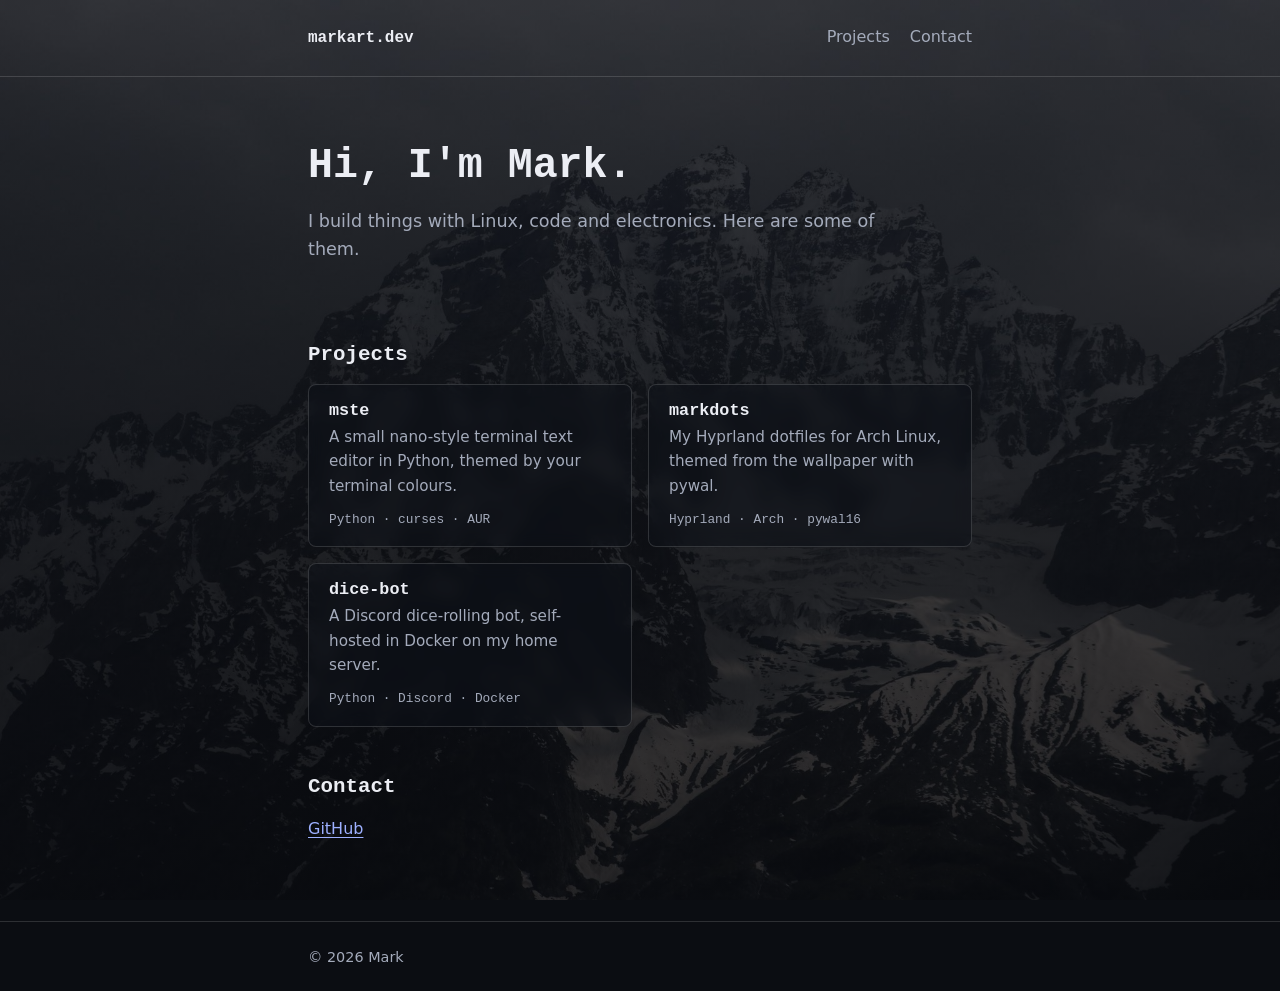
<file: index.html>
<!doctype html>
<html lang="en">
<head>
  <meta charset="utf-8">
  <meta name="viewport" content="width=device-width, initial-scale=1">
  <title>Mark · markart.dev</title>
  <meta name="description" content="Mark's projects: Linux, software and electronics.">
  <link rel="icon" href="favicon.ico" sizes="any">
  <link rel="icon" type="image/png" sizes="32x32" href="favicon-32.png">
  <link rel="apple-touch-icon" href="apple-touch-icon.png">
  <style>
    /* ---------- Colour tokens: change these and the whole site restyles ---------- */
    :root {
      color-scheme: dark;

      --bg: #0b0d12;                      /* shows while the image loads */
      --surface: rgba(14, 17, 24, 0.55);  /* translucent panels over the photo */
      --text: #eceef4;
      --muted: #a4abbb;
      --border: rgba(255, 255, 255, 0.14);
      --accent: #9db0ff;

      --font-body: system-ui, -apple-system, "Segoe UI", Roboto, sans-serif;
      --font-mono: ui-monospace, "JetBrains Mono", "Fira Code", Consolas, monospace;

      --space: 1rem;
      --radius: 8px;
      --max-width: 44rem;
    }

    /* ---------- Base ---------- */
    *, *::before, *::after { box-sizing: border-box; }

    body {
      margin: 0;
      min-height: 100vh;
      background-color: var(--bg);
      /* dark gradient on top keeps text readable; image underneath */
      background-image:
        linear-gradient(to bottom, rgba(8, 10, 15, 0.55), rgba(8, 10, 15, 0.8)),
        url("wallpaper.jpg");
      background-size: cover;
      background-position: center bottom;
      background-attachment: fixed;
      color: var(--text);
      font-family: var(--font-body);
      line-height: 1.6;
    }

    .wrap {
      max-width: var(--max-width);
      margin: 0 auto;
      padding: 0 calc(var(--space) * 1.25);
    }

    h1, h2, h3 { line-height: 1.2; font-family: var(--font-mono); font-weight: 600; }
    h1 { font-size: clamp(1.8rem, 5vw, 2.6rem); margin: 0 0 var(--space); }
    h2 { font-size: 1.3rem; margin: 3rem 0 var(--space); }
    h3 { font-size: 1.05rem; margin: 0 0 0.25rem; }
    p  { margin: 0 0 var(--space); }

    a { color: var(--accent); text-underline-offset: 3px; }
    a:focus-visible { outline: 2px solid var(--accent); outline-offset: 3px; border-radius: 2px; }

    /* ---------- Layout pieces ---------- */
    .site-header { padding: calc(var(--space) * 1.5) 0; border-bottom: 1px solid var(--border); }
    .site-header .wrap { display: flex; justify-content: space-between; align-items: baseline; gap: var(--space); }
    .logo { font-family: var(--font-mono); font-weight: 700; color: var(--text); text-decoration: none; }

    nav ul { display: flex; gap: calc(var(--space) * 1.25); list-style: none; margin: 0; padding: 0; }
    nav a { color: var(--muted); text-decoration: none; }
    nav a:hover { color: var(--text); }

    .hero { padding: 4rem 0 1rem; }
    .hero p { color: var(--muted); font-size: 1.1rem; max-width: 36rem; }

    /* ---------- Project grid ---------- */
    .projects {
      display: grid;
      gap: var(--space);
      grid-template-columns: repeat(auto-fill, minmax(16rem, 1fr));
      list-style: none;
      padding: 0;
      margin: 0;
    }

    .card {
      display: block;
      height: 100%;
      padding: var(--space) calc(var(--space) * 1.25);
      background: var(--surface);
      -webkit-backdrop-filter: blur(8px);
      backdrop-filter: blur(8px);
      border: 1px solid var(--border);
      border-radius: var(--radius);
      color: var(--text);
      text-decoration: none;
      transition: border-color 0.15s;
    }
    .card:hover, .card:focus-visible { border-color: var(--accent); }
    .card p { margin: 0; color: var(--muted); font-size: 0.95rem; }
    .tags { margin-top: 0.75rem !important; font-family: var(--font-mono); font-size: 0.8rem !important; }

    /* ---------- Footer ---------- */
    .site-footer {
      margin-top: 5rem;
      padding: calc(var(--space) * 1.5) 0;
      border-top: 1px solid var(--border);
      color: var(--muted);
      font-size: 0.9rem;
    }

    @media (prefers-reduced-motion: reduce) { * { transition: none !important; } }
  </style>
</head>
<body>

  <header class="site-header">
    <div class="wrap">
      <a class="logo" href="/">markart.dev</a>
      <nav aria-label="Main">
        <ul>
          <li><a href="#projects">Projects</a></li>
          <li><a href="#contact">Contact</a></li>
        </ul>
      </nav>
    </div>
  </header>

  <main class="wrap">

    <section class="hero">
      <h1>Hi, I'm Mark.</h1>
      <p>I build things with Linux, code and electronics. Here are some of them.</p>
    </section>

    <section id="projects" aria-labelledby="projects-heading">
      <h2 id="projects-heading">Projects</h2>
      <ul class="projects">

        <!-- Copy this <li> block for each project -->
        <li>
          <a class="card" href="mste.html">
            <h3>mste</h3>
            <p>A small nano-style terminal text editor in Python, themed by your terminal colours.</p>
            <p class="tags">Python · curses · AUR</p>
          </a>
        </li>

        <li>
          <a class="card" href="markdots.html">
            <h3>markdots</h3>
            <p>My Hyprland dotfiles for Arch Linux, themed from the wallpaper with pywal.</p>
            <p class="tags">Hyprland · Arch · pywal16</p>
          </a>
        </li>

        <li>
          <a class="card" href="dice-bot.html">
            <h3>dice-bot</h3>
            <p>A Discord dice-rolling bot, self-hosted in Docker on my home server.</p>
            <p class="tags">Python · Discord · Docker</p>
          </a>
        </li>

      </ul>
    </section>

    <section id="contact" aria-labelledby="contact-heading">
      <h2 id="contact-heading">Contact</h2>
      <p>
        <a href="https://github.com/markart25">GitHub</a>
        <!-- add YouTube / TikTok / email links here -->
      </p>
    </section>

  </main>

  <footer class="site-footer">
    <div class="wrap">© 2026 Mark</div>
  </footer>

</body>
</html>
</file>
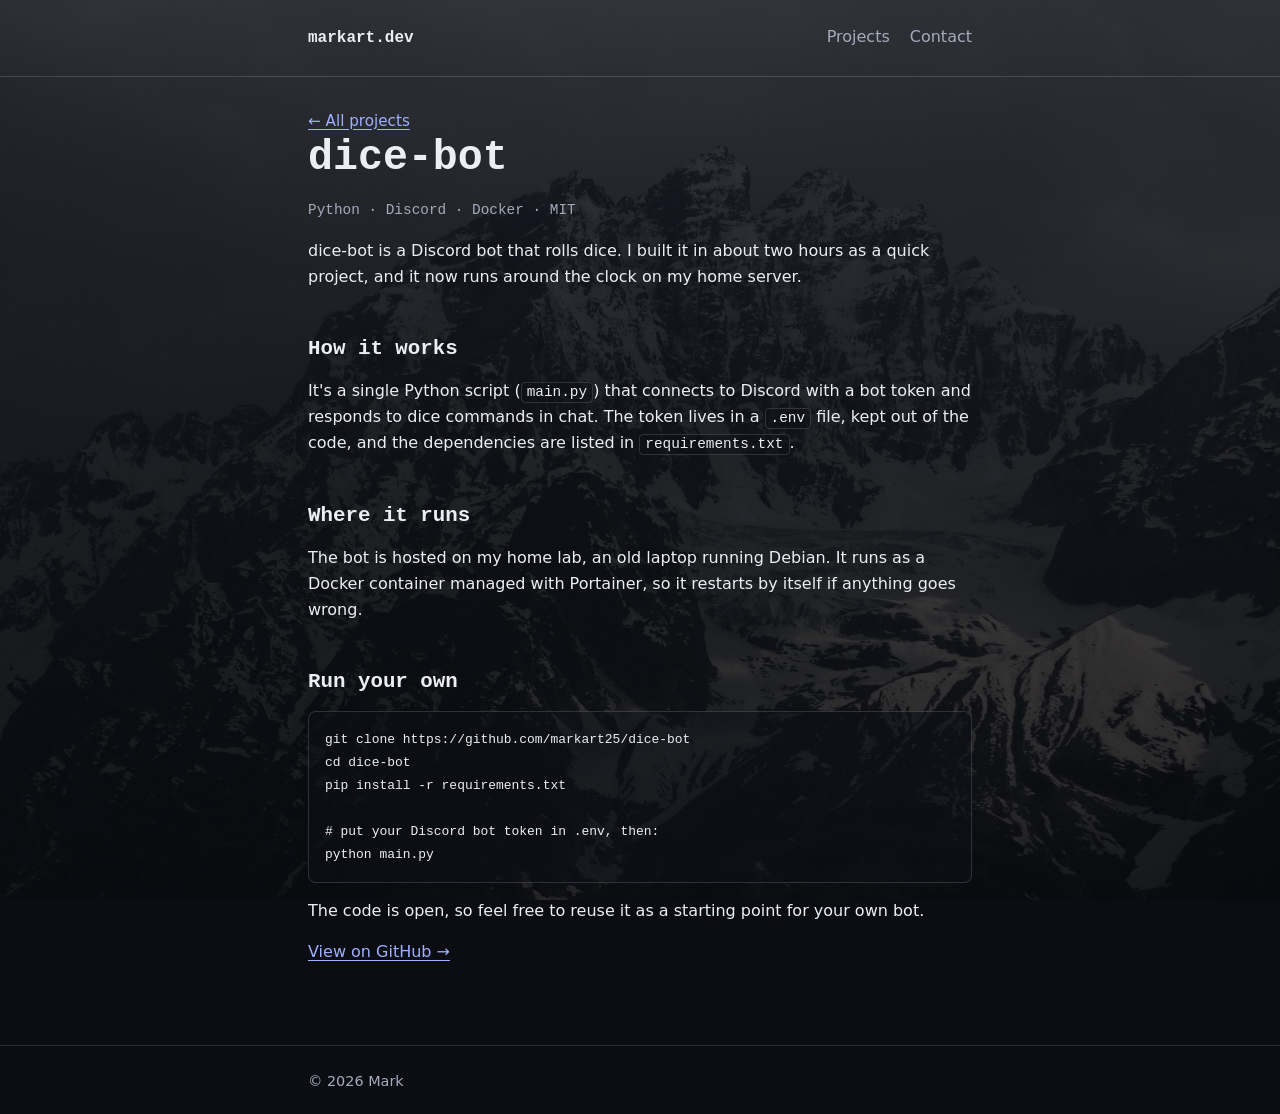
<file: dice-bot.html>
<!doctype html>
<html lang="en">
<head>
  <meta charset="utf-8">
  <meta name="viewport" content="width=device-width, initial-scale=1">
  <title>dice-bot · markart.dev</title>
  <meta name="description" content="dice-bot is a small Discord bot that rolls dice, written in Python and self-hosted in Docker.">
  <link rel="icon" href="favicon.ico" sizes="any">
  <link rel="icon" type="image/png" sizes="32x32" href="favicon-32.png">
  <link rel="apple-touch-icon" href="apple-touch-icon.png">
  <link rel="stylesheet" href="style.css">
</head>
<body>

  <header class="site-header">
    <div class="wrap">
      <a class="logo" href="index.html">markart.dev</a>
      <nav aria-label="Main">
        <ul>
          <li><a href="index.html#projects">Projects</a></li>
          <li><a href="index.html#contact">Contact</a></li>
        </ul>
      </nav>
    </div>
  </header>

  <main class="wrap">
    <a class="back" href="index.html#projects">← All projects</a>

    <article>
      <h1>dice-bot</h1>
      <p class="meta">Python · Discord · Docker · MIT</p>

      <p>
        dice-bot is a Discord bot that rolls dice. I built it in about two hours as a quick project,
        and it now runs around the clock on my home server.
      </p>

      <h2>How it works</h2>
      <p>
        It's a single Python script (<code>main.py</code>) that connects to Discord with a bot token
        and responds to dice commands in chat. The token lives in a <code>.env</code> file, kept out of
        the code, and the dependencies are listed in <code>requirements.txt</code>.
      </p>

      <h2>Where it runs</h2>
      <p>
        The bot is hosted on my home lab, an old laptop running Debian. It runs as a Docker container
        managed with Portainer, so it restarts by itself if anything goes wrong.
      </p>

      <h2>Run your own</h2>
<pre><code>git clone https://github.com/markart25/dice-bot
cd dice-bot
pip install -r requirements.txt

# put your Discord bot token in .env, then:
python main.py</code></pre>
      <p>The code is open, so feel free to reuse it as a starting point for your own bot.</p>

      <p><a href="https://github.com/markart25/dice-bot">View on GitHub →</a></p>
    </article>
  </main>

  <footer class="site-footer">
    <div class="wrap">© 2026 Mark</div>
  </footer>

</body>
</html>
</file>
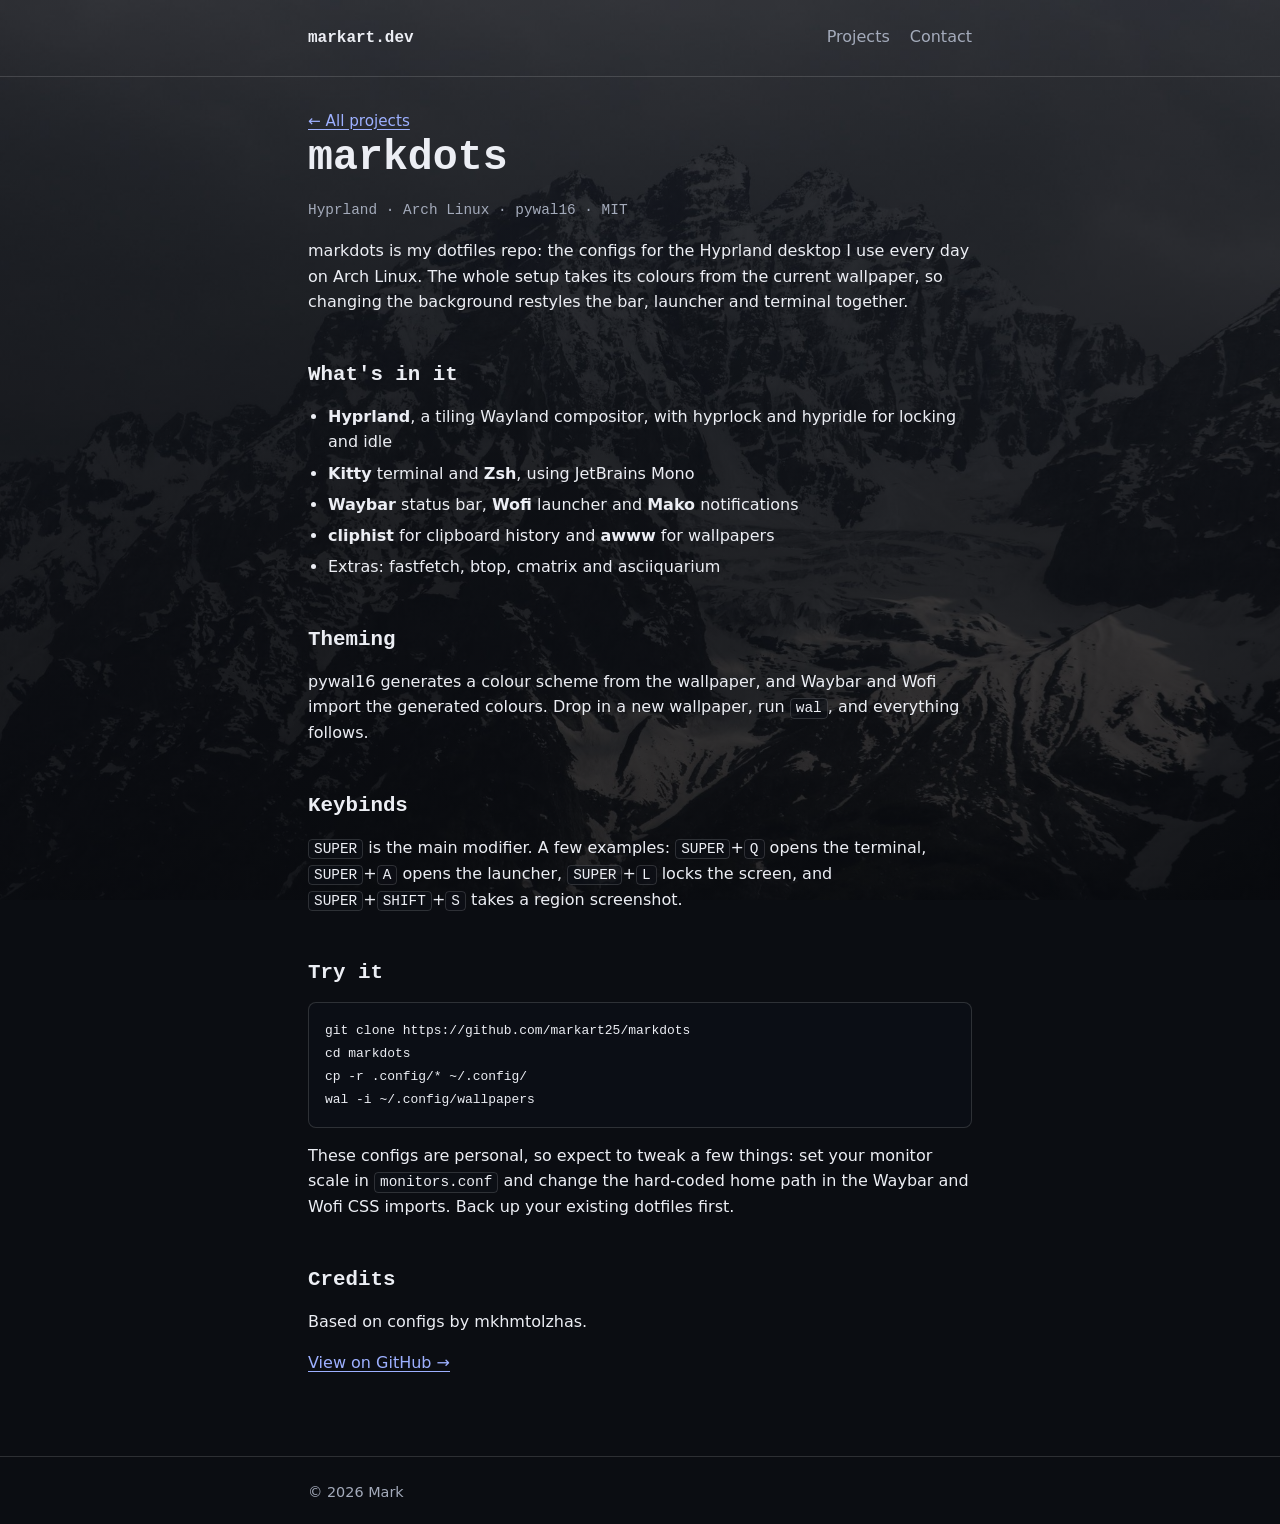
<file: markdots.html>
<!doctype html>
<html lang="en">
<head>
  <meta charset="utf-8">
  <meta name="viewport" content="width=device-width, initial-scale=1">
  <title>markdots · markart.dev</title>
  <meta name="description" content="markdots is my Hyprland dotfiles collection for Arch Linux, themed from the wallpaper with pywal.">
  <link rel="icon" href="favicon.ico" sizes="any">
  <link rel="icon" type="image/png" sizes="32x32" href="favicon-32.png">
  <link rel="apple-touch-icon" href="apple-touch-icon.png">
  <link rel="stylesheet" href="style.css">
</head>
<body>

  <header class="site-header">
    <div class="wrap">
      <a class="logo" href="index.html">markart.dev</a>
      <nav aria-label="Main">
        <ul>
          <li><a href="index.html#projects">Projects</a></li>
          <li><a href="index.html#contact">Contact</a></li>
        </ul>
      </nav>
    </div>
  </header>

  <main class="wrap">
    <a class="back" href="index.html#projects">← All projects</a>

    <article>
      <h1>markdots</h1>
      <p class="meta">Hyprland · Arch Linux · pywal16 · MIT</p>

      <p>
        markdots is my dotfiles repo: the configs for the Hyprland desktop I use every day on Arch Linux.
        The whole setup takes its colours from the current wallpaper, so changing the background
        restyles the bar, launcher and terminal together.
      </p>

      <h2>What's in it</h2>
      <ul>
        <li><strong>Hyprland</strong>, a tiling Wayland compositor, with hyprlock and hypridle for locking and idle</li>
        <li><strong>Kitty</strong> terminal and <strong>Zsh</strong>, using JetBrains Mono</li>
        <li><strong>Waybar</strong> status bar, <strong>Wofi</strong> launcher and <strong>Mako</strong> notifications</li>
        <li><strong>cliphist</strong> for clipboard history and <strong>awww</strong> for wallpapers</li>
        <li>Extras: fastfetch, btop, cmatrix and asciiquarium</li>
      </ul>

      <h2>Theming</h2>
      <p>
        pywal16 generates a colour scheme from the wallpaper, and Waybar and Wofi import the
        generated colours. Drop in a new wallpaper, run <code>wal</code>, and everything follows.
      </p>

      <h2>Keybinds</h2>
      <p>
        <kbd>SUPER</kbd> is the main modifier. A few examples: <kbd>SUPER</kbd>+<kbd>Q</kbd> opens the
        terminal, <kbd>SUPER</kbd>+<kbd>A</kbd> opens the launcher, <kbd>SUPER</kbd>+<kbd>L</kbd> locks the
        screen, and <kbd>SUPER</kbd>+<kbd>SHIFT</kbd>+<kbd>S</kbd> takes a region screenshot.
      </p>

      <h2>Try it</h2>
<pre><code>git clone https://github.com/markart25/markdots
cd markdots
cp -r .config/* ~/.config/
wal -i ~/.config/wallpapers</code></pre>
      <p>
        These configs are personal, so expect to tweak a few things: set your monitor scale in
        <code>monitors.conf</code> and change the hard-coded home path in the Waybar and Wofi CSS imports.
        Back up your existing dotfiles first.
      </p>

      <h2>Credits</h2>
      <p>Based on configs by mkhmtolzhas.</p>

      <p><a href="https://github.com/markart25/markdots">View on GitHub →</a></p>
    </article>
  </main>

  <footer class="site-footer">
    <div class="wrap">© 2026 Mark</div>
  </footer>

</body>
</html>
</file>
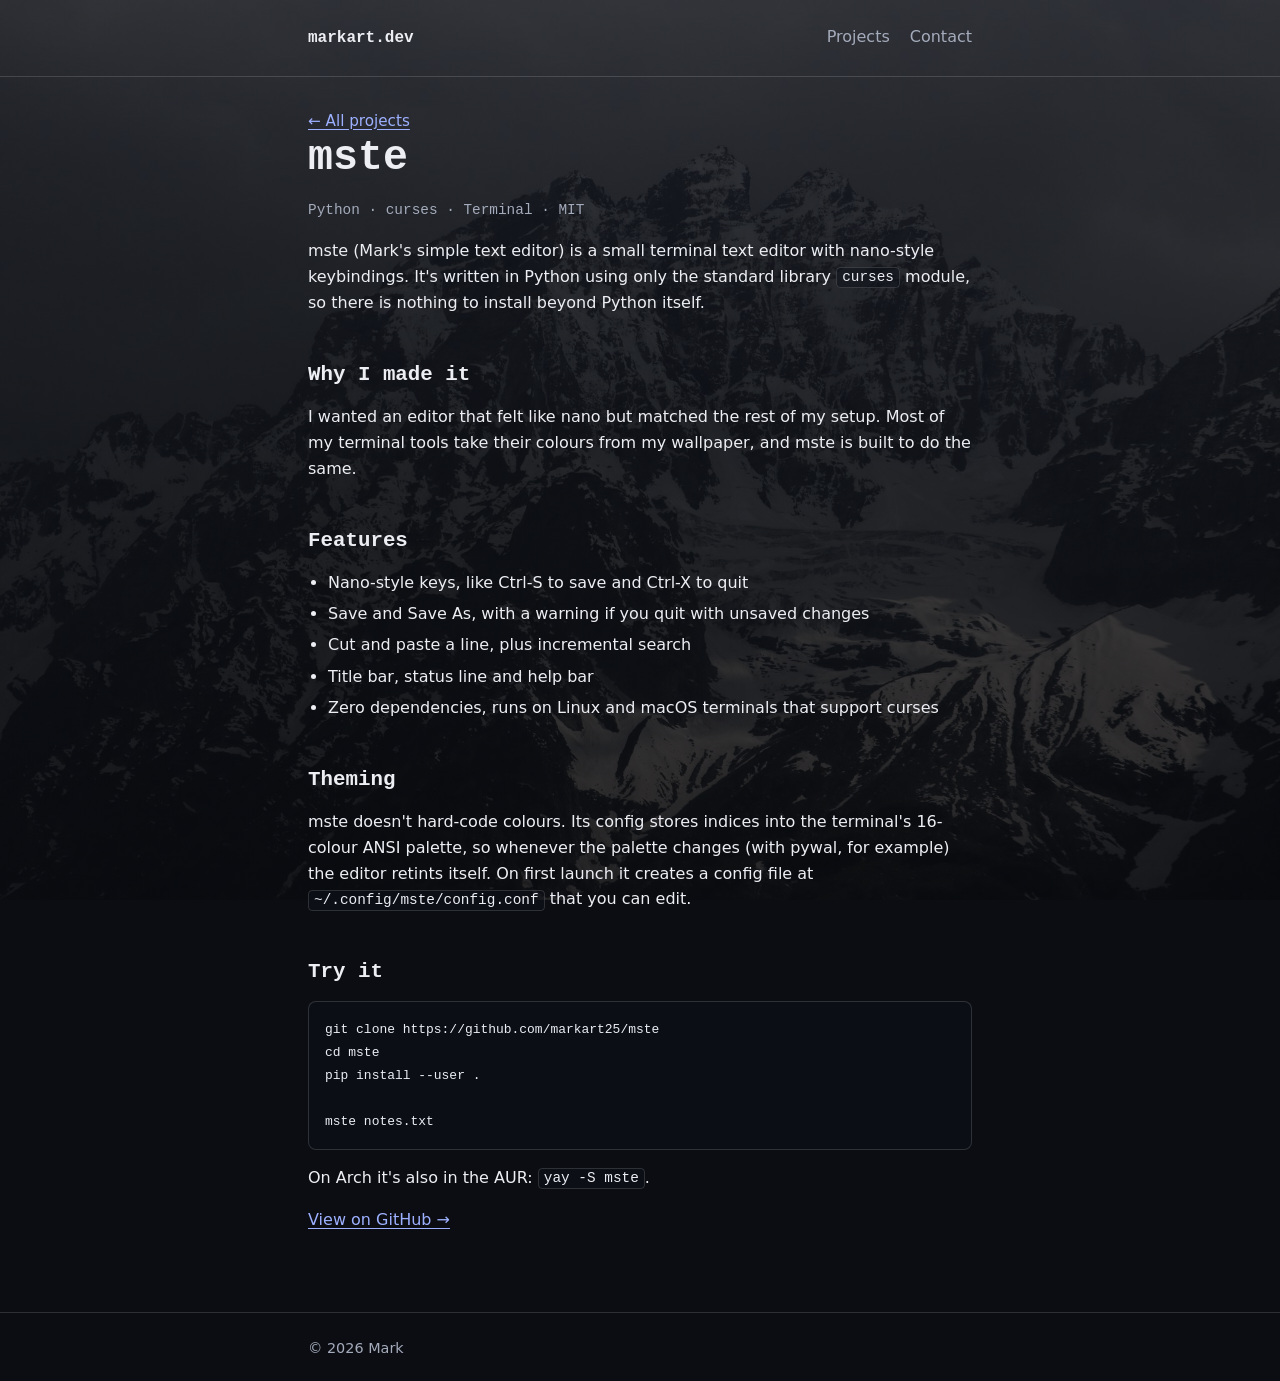
<file: mste.html>
<!doctype html>
<html lang="en">
<head>
  <meta charset="utf-8">
  <meta name="viewport" content="width=device-width, initial-scale=1">
  <title>mste · markart.dev</title>
  <meta name="description" content="mste is a small nano-style terminal text editor written in Python with curses.">
  <link rel="icon" href="favicon.ico" sizes="any">
  <link rel="icon" type="image/png" sizes="32x32" href="favicon-32.png">
  <link rel="apple-touch-icon" href="apple-touch-icon.png">
  <link rel="stylesheet" href="style.css">
</head>
<body>

  <header class="site-header">
    <div class="wrap">
      <a class="logo" href="index.html">markart.dev</a>
      <nav aria-label="Main">
        <ul>
          <li><a href="index.html#projects">Projects</a></li>
          <li><a href="index.html#contact">Contact</a></li>
        </ul>
      </nav>
    </div>
  </header>

  <main class="wrap">
    <a class="back" href="index.html#projects">← All projects</a>

    <article>
      <h1>mste</h1>
      <p class="meta">Python · curses · Terminal · MIT</p>

      <p>
        mste (Mark's simple text editor) is a small terminal text editor with nano-style keybindings.
        It's written in Python using only the standard library <code>curses</code> module, so there is
        nothing to install beyond Python itself.
      </p>

      <h2>Why I made it</h2>
      <p>
        I wanted an editor that felt like nano but matched the rest of my setup. Most of my terminal
        tools take their colours from my wallpaper, and mste is built to do the same.
      </p>

      <h2>Features</h2>
      <ul>
        <li>Nano-style keys, like Ctrl-S to save and Ctrl-X to quit</li>
        <li>Save and Save As, with a warning if you quit with unsaved changes</li>
        <li>Cut and paste a line, plus incremental search</li>
        <li>Title bar, status line and help bar</li>
        <li>Zero dependencies, runs on Linux and macOS terminals that support curses</li>
      </ul>

      <h2>Theming</h2>
      <p>
        mste doesn't hard-code colours. Its config stores indices into the terminal's 16-colour ANSI
        palette, so whenever the palette changes (with pywal, for example) the editor retints itself.
        On first launch it creates a config file at <code>~/.config/mste/config.conf</code> that you can edit.
      </p>

      <h2>Try it</h2>
<pre><code>git clone https://github.com/markart25/mste
cd mste
pip install --user .

mste notes.txt</code></pre>
      <p>On Arch it's also in the AUR: <code>yay -S mste</code>.</p>

      <p><a href="https://github.com/markart25/mste">View on GitHub →</a></p>
    </article>
  </main>

  <footer class="site-footer">
    <div class="wrap">© 2026 Mark</div>
  </footer>

</body>
</html>
</file>
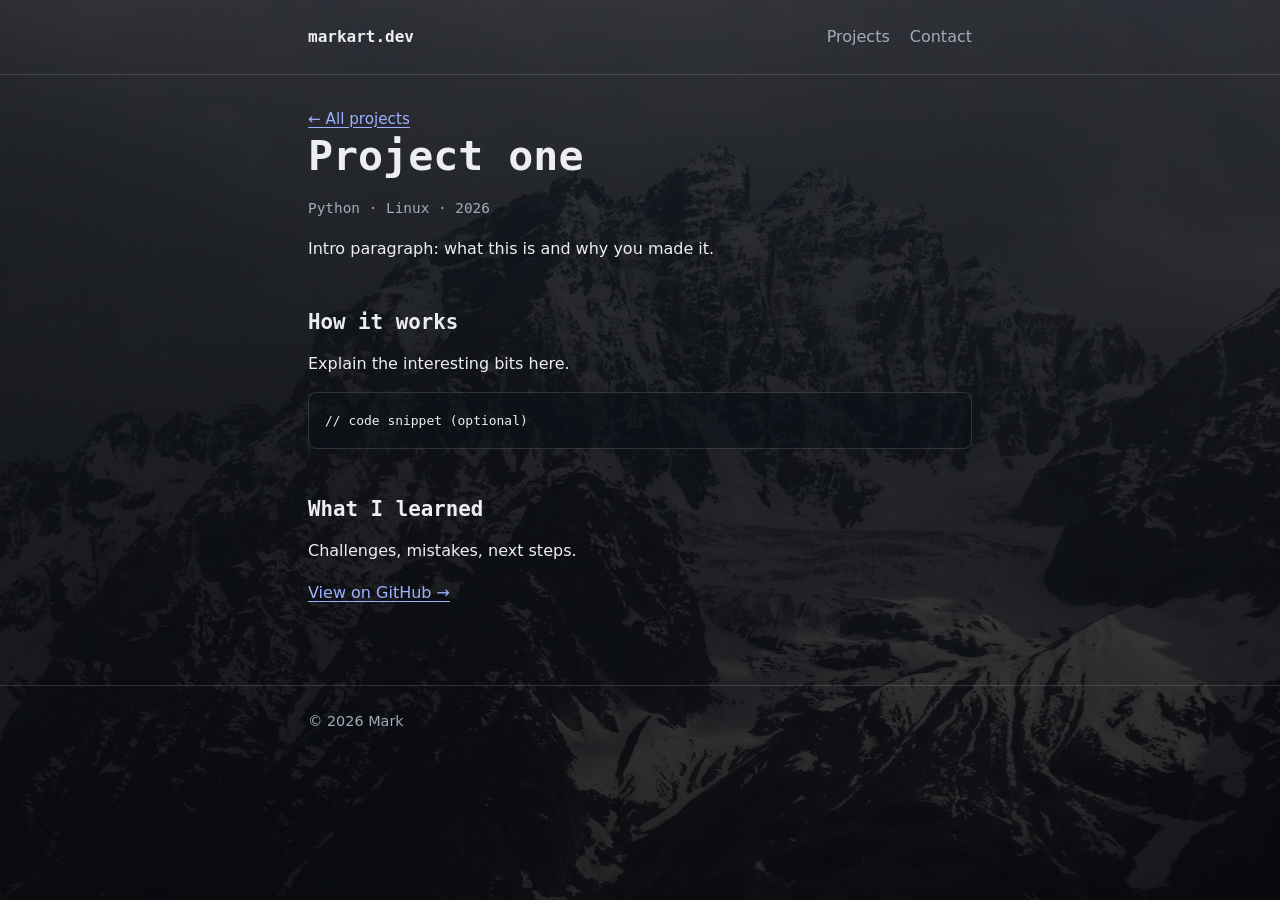
<file: project-template.html>
<!doctype html>
<html lang="en">
<head>
  <meta charset="utf-8">
  <meta name="viewport" content="width=device-width, initial-scale=1">
  <title>Project one · markart.dev</title>
  <meta name="description" content="Short description of this project.">
  <link rel="icon" href="favicon.ico" sizes="any">
  <link rel="icon" type="image/png" sizes="32x32" href="favicon-32.png">
  <link rel="apple-touch-icon" href="apple-touch-icon.png">
  <link rel="stylesheet" href="style.css">
</head>
<body>

  <header class="site-header">
    <div class="wrap">
      <a class="logo" href="index.html">markart.dev</a>
      <nav aria-label="Main">
        <ul>
          <li><a href="index.html#projects">Projects</a></li>
          <li><a href="index.html#contact">Contact</a></li>
        </ul>
      </nav>
    </div>
  </header>

  <main class="wrap">
    <a class="back" href="index.html#projects">← All projects</a>

    <article>
      <h1>Project one</h1>
      <p class="meta">Python · Linux · 2026</p>

      <p>Intro paragraph: what this is and why you made it.</p>

      <h2>How it works</h2>
      <p>Explain the interesting bits here.</p>

<pre><code>// code snippet (optional)</code></pre>

      <h2>What I learned</h2>
      <p>Challenges, mistakes, next steps.</p>

      <p><a href="https://github.com/markart25">View on GitHub →</a></p>
    </article>
  </main>

  <footer class="site-footer">
    <div class="wrap">© 2026 Mark</div>
  </footer>

</body>
</html>
</file>
<file: style.css>
/* ---------- Colour tokens: change these and the whole site restyles ---------- */
:root {
  color-scheme: dark;

  --bg: #0b0d12;                      /* shows while the image loads */
  --surface: rgba(14, 17, 24, 0.55);  /* translucent panels over the photo */
  --text: #eceef4;
  --muted: #a4abbb;
  --border: rgba(255, 255, 255, 0.14);
  --accent: #9db0ff;

  --font-body: system-ui, -apple-system, "Segoe UI", Roboto, sans-serif;
  --font-mono: ui-monospace, "JetBrains Mono", "Fira Code", Consolas, monospace;

  --space: 1rem;
  --radius: 8px;
  --max-width: 44rem;
}

/* ---------- Base ---------- */
*,
*::before,
*::after {
  box-sizing: border-box;
}

body {
  margin: 0;
  min-height: 100vh;
  background-color: var(--bg);
  /* dark gradient on top keeps text readable; image underneath */
  background-image:
    linear-gradient(to bottom, rgba(8, 10, 15, 0.55), rgba(8, 10, 15, 0.8)),
    url("wallpaper.jpg");
  background-size: cover;
  background-position: center bottom;
  background-attachment: fixed;
  color: var(--text);
  font-family: var(--font-body);
  line-height: 1.6;
}

.wrap {
  max-width: var(--max-width);
  margin: 0 auto;
  padding: 0 calc(var(--space) * 1.25);
}

h1, h2, h3 {
  line-height: 1.2;
  font-family: var(--font-mono);
  font-weight: 600;
}

h1 { font-size: clamp(1.8rem, 5vw, 2.6rem); margin: 0 0 var(--space); }
h2 { font-size: 1.3rem; margin: 3rem 0 var(--space); }
h3 { font-size: 1.05rem; margin: 0 0 0.25rem; }

p { margin: 0 0 var(--space); }

a {
  color: var(--accent);
  text-underline-offset: 3px;
}

a:focus-visible {
  outline: 2px solid var(--accent);
  outline-offset: 3px;
  border-radius: 2px;
}

/* ---------- Layout pieces ---------- */
.site-header {
  padding: calc(var(--space) * 1.5) 0;
  border-bottom: 1px solid var(--border);
}

.site-header .wrap {
  display: flex;
  justify-content: space-between;
  align-items: baseline;
  gap: var(--space);
}

.logo {
  font-family: var(--font-mono);
  font-weight: 700;
  color: var(--text);
  text-decoration: none;
}

nav ul {
  display: flex;
  gap: calc(var(--space) * 1.25);
  list-style: none;
  margin: 0;
  padding: 0;
}

nav a { color: var(--muted); text-decoration: none; }
nav a:hover { color: var(--text); }

.hero { padding: 4rem 0 1rem; }
.hero p { color: var(--muted); font-size: 1.1rem; max-width: 36rem; }

/* ---------- Project grid ---------- */
.projects {
  display: grid;
  gap: var(--space);
  grid-template-columns: repeat(auto-fill, minmax(16rem, 1fr));
  list-style: none;
  padding: 0;
  margin: 0;
}

.card {
  display: block;
  height: 100%;
  padding: var(--space) calc(var(--space) * 1.25);
  background: var(--surface);
  -webkit-backdrop-filter: blur(8px);
  backdrop-filter: blur(8px);
  border: 1px solid var(--border);
  border-radius: var(--radius);
  color: var(--text);
  text-decoration: none;
  transition: border-color 0.15s;
}

.card:hover,
.card:focus-visible { border-color: var(--accent); }

.card p { margin: 0; color: var(--muted); font-size: 0.95rem; }

.tags {
  margin-top: 0.75rem !important;
  font-family: var(--font-mono);
  font-size: 0.8rem !important;
}

/* ---------- Project page ---------- */
.back { display: inline-block; margin: 2rem 0 0; font-size: 0.95rem; }
.meta { color: var(--muted); font-family: var(--font-mono); font-size: 0.9rem; }

pre {
  overflow-x: auto;
  padding: var(--space);
  background: var(--surface);
  border: 1px solid var(--border);
  border-radius: var(--radius);
  font-family: var(--font-mono);
  font-size: 0.9rem;
}

img { max-width: 100%; height: auto; border-radius: var(--radius); }


/* ---------- Inline code, keys, lists ---------- */
code, kbd {
  font-family: var(--font-mono);
  font-size: 0.9em;
  padding: 0.1em 0.35em;
  background: var(--surface);
  border: 1px solid var(--border);
  border-radius: 4px;
}
pre code { padding: 0; border: 0; background: none; }
article ul { padding-left: 1.25rem; margin: 0 0 var(--space); }
article li { margin-bottom: 0.35rem; }

/* ---------- Footer ---------- */
.site-footer {
  margin-top: 5rem;
  padding: calc(var(--space) * 1.5) 0;
  border-top: 1px solid var(--border);
  color: var(--muted);
  font-size: 0.9rem;
}

@media (prefers-reduced-motion: reduce) {
  * { transition: none !important; }
}
</file>
